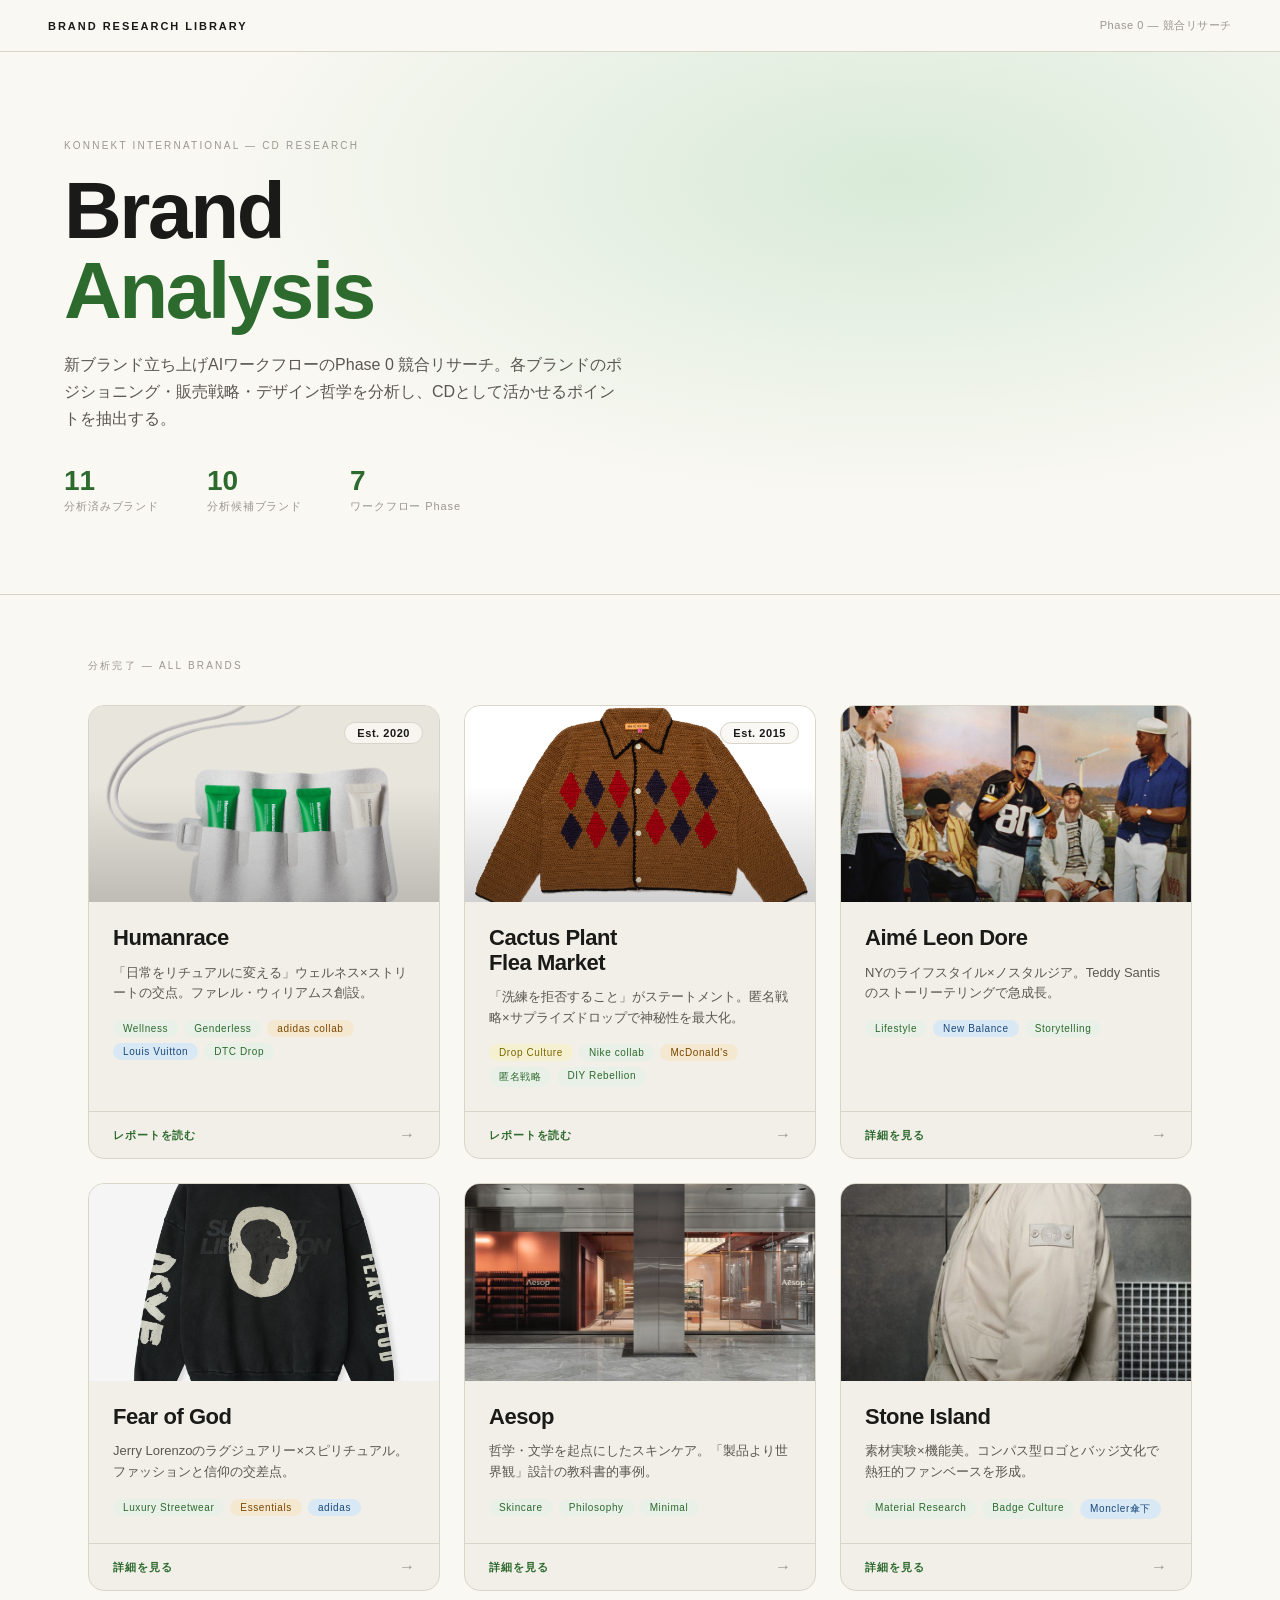
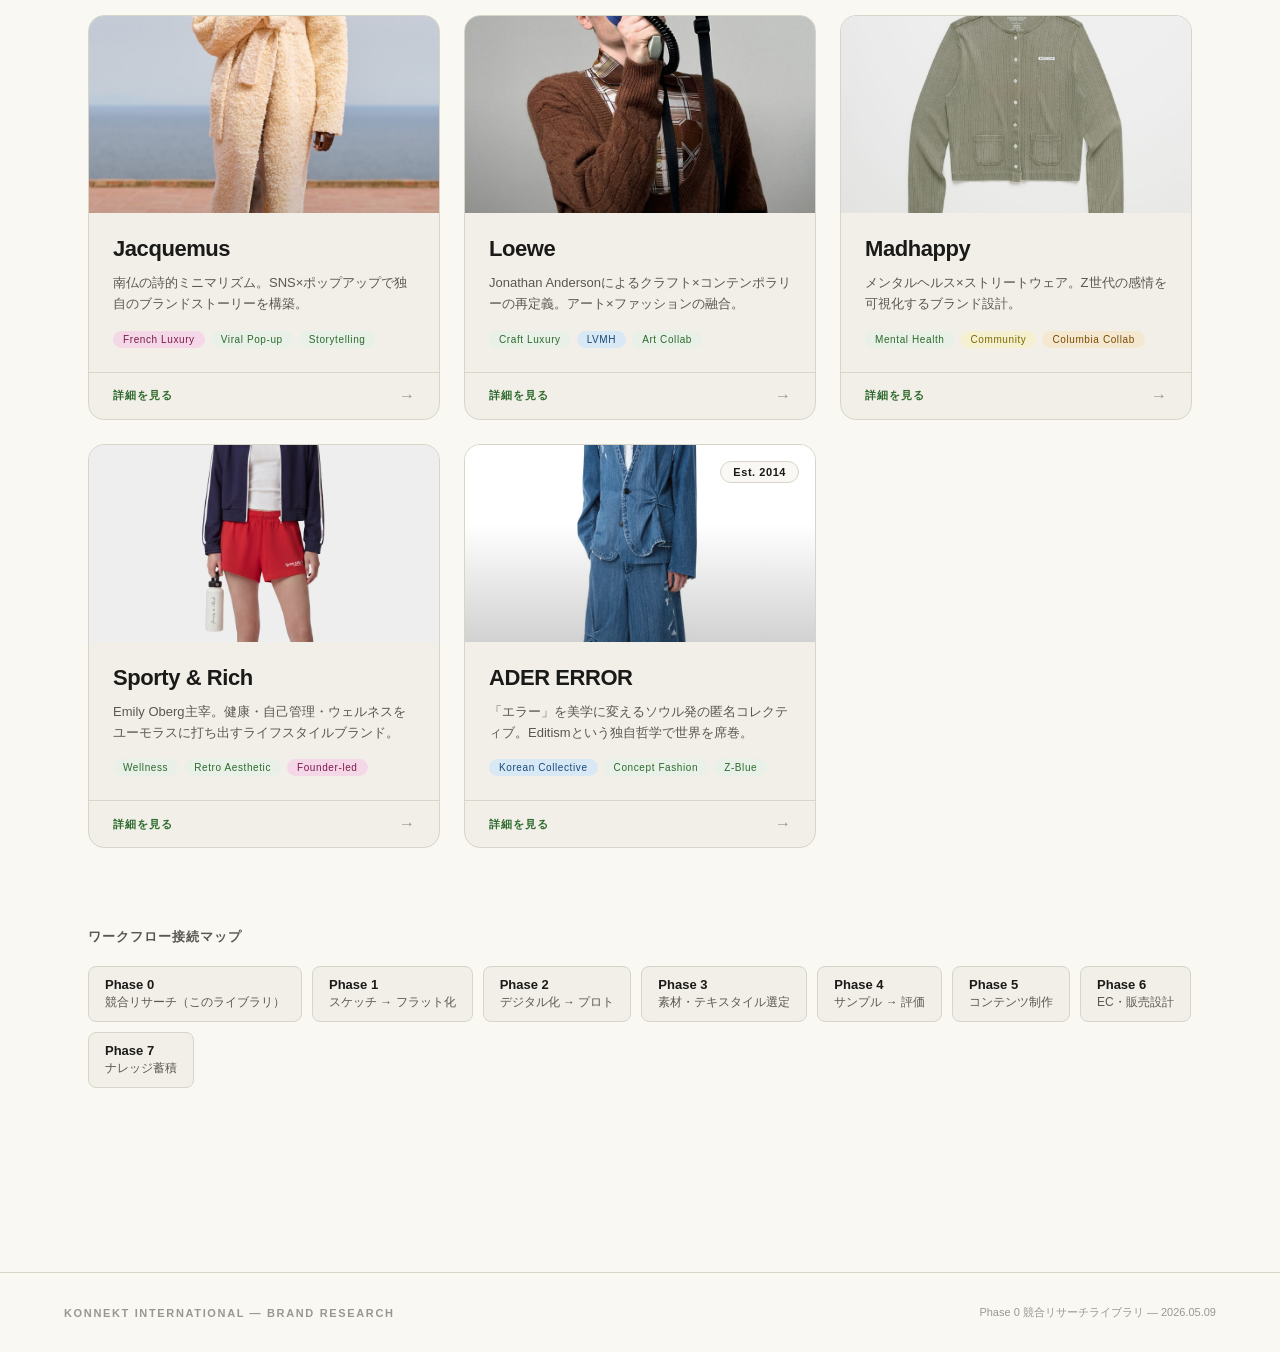
<file: index.html>
<!DOCTYPE html>
<html lang="ja">
<head>
<meta charset="UTF-8">
<meta name="viewport" content="width=device-width,initial-scale=1">
  <meta name="robots" content="noindex, nofollow">
<title>ブランド分析 — Brand Research Library</title>
<style>
:root {
  --bg: #faf8f3;
  --bg2: #f2efe8;
  --bg3: #e8e5dc;
  --border: #d8d4c8;
  --text: #1a1a18;
  --text-muted: #5a5752;
  --text-dim: #9a9790;
  --accent: #2d6a2d;
  --tag-bg: #e8f0e8;
  --tag-text: #2d6a2d;
}

* { margin: 0; padding: 0; box-sizing: border-box; }

body {
  background: var(--bg);
  color: var(--text);
  font-family: -apple-system, "Helvetica Neue", Arial, sans-serif;
  min-height: 100vh;
}

/* ── NAV ── */
nav {
  position: fixed;
  top: 0; left: 0; right: 0;
  z-index: 100;
  background: rgba(250,248,243,0.94);
  backdrop-filter: blur(12px);
  border-bottom: 1px solid var(--border);
  padding: 0 48px;
  height: 52px;
  display: flex;
  align-items: center;
  justify-content: space-between;
}
.nav-brand {
  font-size: 11px;
  font-weight: 700;
  letter-spacing: 0.18em;
  text-transform: uppercase;
  color: var(--text);
}
.nav-meta {
  font-size: 11px;
  color: var(--text-dim);
  letter-spacing: 0.05em;
}

/* ── HERO ── */
.hero {
  padding: 140px 64px 80px;
  background: radial-gradient(ellipse at 70% 30%, #d8ead8 0%, var(--bg) 55%);
  border-bottom: 1px solid var(--border);
}
.hero-eyebrow {
  font-size: 10px;
  letter-spacing: 0.22em;
  text-transform: uppercase;
  color: var(--text-dim);
  margin-bottom: 20px;
}
.hero h1 {
  font-size: clamp(40px, 7vw, 80px);
  font-weight: 800;
  line-height: 1.0;
  letter-spacing: -0.03em;
  margin-bottom: 20px;
}
.hero h1 span { color: var(--accent); }
.hero-sub {
  font-size: 16px;
  color: var(--text-muted);
  max-width: 560px;
  line-height: 1.7;
  margin-bottom: 32px;
}
.hero-stats {
  display: flex;
  gap: 48px;
}
.hero-stat-num {
  font-size: 28px;
  font-weight: 800;
  color: var(--accent);
}
.hero-stat-label {
  font-size: 11px;
  color: var(--text-dim);
  letter-spacing: 0.08em;
  margin-top: 2px;
}

/* ── MAIN ── */
main {
  max-width: 1200px;
  margin: 0 auto;
  padding: 64px 48px 120px;
}

.section-label {
  font-size: 10px;
  letter-spacing: 0.22em;
  text-transform: uppercase;
  color: var(--text-dim);
  margin-bottom: 32px;
}

/* ── GRID ── */
.brand-grid {
  display: grid;
  grid-template-columns: repeat(auto-fill, minmax(340px, 1fr));
  gap: 24px;
  margin-bottom: 80px;
}

/* ── BRAND CARD ── */
.brand-card {
  background: var(--bg2);
  border: 1px solid var(--border);
  border-radius: 16px;
  overflow: hidden;
  text-decoration: none;
  color: var(--text);
  display: flex;
  flex-direction: column;
  transition: transform 0.2s ease, box-shadow 0.2s ease, border-color 0.2s ease;
  cursor: pointer;
}
.brand-card:hover {
  transform: translateY(-4px);
  box-shadow: 0 16px 48px rgba(0,0,0,0.08);
  border-color: #c0bab0;
}

.card-thumb {
  width: 100%;
  aspect-ratio: 16/9;
  overflow: hidden;
  position: relative;
  background: var(--bg3);
}
.card-thumb img {
  width: 100%;
  height: 100%;
  object-fit: cover;
  object-position: center;
  transition: transform 0.4s ease;
}
.brand-card:hover .card-thumb img {
  transform: scale(1.04);
}
.card-thumb-overlay {
  position: absolute;
  inset: 0;
  background: linear-gradient(to bottom, transparent 40%, rgba(0,0,0,0.18) 100%);
}
.card-year-badge {
  position: absolute;
  top: 16px;
  right: 16px;
  background: rgba(250,248,243,0.88);
  backdrop-filter: blur(8px);
  border: 1px solid var(--border);
  border-radius: 20px;
  padding: 4px 12px;
  font-size: 11px;
  font-weight: 600;
  color: var(--text);
  letter-spacing: 0.05em;
}

.card-body {
  padding: 24px;
  flex: 1;
  display: flex;
  flex-direction: column;
  gap: 12px;
}
.card-brand-name {
  font-size: 22px;
  font-weight: 800;
  letter-spacing: -0.02em;
  line-height: 1.1;
}
.card-tagline {
  font-size: 13px;
  color: var(--text-muted);
  line-height: 1.6;
}
.card-tags {
  display: flex;
  flex-wrap: wrap;
  gap: 6px;
  margin-top: 4px;
}
.card-tag {
  font-size: 10px;
  letter-spacing: 0.06em;
  padding: 3px 10px;
  border-radius: 20px;
  background: var(--tag-bg);
  color: var(--tag-text);
  font-weight: 500;
}
.card-tag.yellow { background: #f5f0d0; color: #7a6800; }
.card-tag.orange { background: #f5e8d0; color: #7a4800; }
.card-tag.blue   { background: #d8e8f5; color: #1a4a7a; }
.card-tag.pink   { background: #f5d8e8; color: #7a1a4a; }

.card-footer {
  border-top: 1px solid var(--border);
  padding: 14px 24px;
  display: flex;
  align-items: center;
  justify-content: space-between;
}
.card-cta {
  font-size: 11px;
  font-weight: 600;
  letter-spacing: 0.08em;
  color: var(--accent);
  text-transform: uppercase;
}
.card-arrow {
  font-size: 16px;
  color: var(--text-dim);
  transition: transform 0.2s ease;
}
.brand-card:hover .card-arrow { transform: translateX(4px); }

/* ── COMING SOON CARD ── */
.brand-card.coming-soon {
  opacity: 0.55;
  cursor: default;
  pointer-events: none;
}
.card-thumb.empty {
  display: flex;
  align-items: center;
  justify-content: center;
}
.card-thumb-icon {
  font-size: 48px;
  opacity: 0.3;
}
.card-soon-badge {
  position: absolute;
  top: 16px;
  left: 16px;
  background: var(--bg3);
  border: 1px solid var(--border);
  border-radius: 20px;
  padding: 4px 12px;
  font-size: 10px;
  letter-spacing: 0.1em;
  color: var(--text-dim);
  text-transform: uppercase;
}

/* ── AXIS LEGEND ── */
.axis-legend {
  background: var(--bg2);
  border: 1px solid var(--border);
  border-radius: 12px;
  padding: 28px 32px;
  margin-bottom: 64px;
}
.axis-legend h3 {
  font-size: 13px;
  font-weight: 700;
  letter-spacing: 0.08em;
  text-transform: uppercase;
  color: var(--text-muted);
  margin-bottom: 20px;
}
.axis-grid {
  display: grid;
  grid-template-columns: 1fr 1fr;
  gap: 24px;
}
.axis-item { display: flex; flex-direction: column; gap: 6px; }
.axis-label {
  font-size: 11px;
  color: var(--text-dim);
  letter-spacing: 0.08em;
  text-transform: uppercase;
}
.axis-bar {
  height: 4px;
  border-radius: 2px;
  background: linear-gradient(to right, var(--bg3), var(--accent));
}
.axis-ends {
  display: flex;
  justify-content: space-between;
  font-size: 11px;
  color: var(--text-muted);
}

/* ── PHASE MAP ── */
.phase-map {
  margin-bottom: 64px;
}
.phase-map h3 {
  font-size: 13px;
  font-weight: 700;
  letter-spacing: 0.08em;
  text-transform: uppercase;
  color: var(--text-muted);
  margin-bottom: 20px;
}
.phase-chips {
  display: flex;
  flex-wrap: wrap;
  gap: 10px;
}
.phase-chip {
  background: var(--bg2);
  border: 1px solid var(--border);
  border-radius: 8px;
  padding: 10px 16px;
  font-size: 12px;
  color: var(--text-muted);
}
.phase-chip strong { color: var(--text); font-size: 13px; display: block; margin-bottom: 2px; }

/* ── FOOTER ── */
footer {
  border-top: 1px solid var(--border);
  padding: 32px 64px;
  display: flex;
  justify-content: space-between;
  align-items: center;
}
.footer-brand { font-size: 11px; font-weight: 700; letter-spacing: 0.15em; text-transform: uppercase; color: var(--text-dim); }
.footer-meta { font-size: 11px; color: var(--text-dim); }

@media (max-width: 768px) {
  nav { padding: 0 20px; }
  .hero { padding: 100px 24px 60px; }
  main { padding: 48px 24px 80px; }
  .brand-grid { grid-template-columns: 1fr; }
  .hero-stats { gap: 24px; }
  footer { flex-direction: column; gap: 12px; padding: 24px; }
}
</style>
<link rel="stylesheet" href="brand-analysis-mobile.css?v=2">
</head>
<body>

<nav>
  <span class="nav-brand">Brand Research Library</span>
  <span class="nav-meta">Phase 0 — 競合リサーチ</span>
</nav>

<div class="hero">
  <p class="hero-eyebrow">KONNEKT INTERNATIONAL — CD Research</p>
  <h1>Brand<br><span>Analysis</span></h1>
  <p class="hero-sub">新ブランド立ち上げAIワークフローのPhase 0 競合リサーチ。各ブランドのポジショニング・販売戦略・デザイン哲学を分析し、CDとして活かせるポイントを抽出する。</p>
  <div class="hero-stats">
    <div>
      <div class="hero-stat-num">11</div>
      <div class="hero-stat-label">分析済みブランド</div>
    </div>
    <div>
      <div class="hero-stat-num">10</div>
      <div class="hero-stat-label">分析候補ブランド</div>
    </div>
    <div>
      <div class="hero-stat-num">7</div>
      <div class="hero-stat-label">ワークフロー Phase</div>
    </div>
  </div>
</div>

<main>

  <!-- ── ALL BRANDS ── -->
  <p class="section-label">分析完了 — All Brands</p>
  <div class="brand-grid">

    <!-- Humanrace -->
    <a class="brand-card" href="humanrace-brand-analysis.html">
      <div class="card-thumb">
        <img src="brand-images/hr-skincare-kit.png" alt="Humanrace">
        <div class="card-thumb-overlay"></div>
        <span class="card-year-badge">Est. 2020</span>
      </div>
      <div class="card-body">
        <div class="card-brand-name">Humanrace</div>
        <div class="card-tagline">「日常をリチュアルに変える」ウェルネス×ストリートの交点。ファレル・ウィリアムス創設。</div>
        <div class="card-tags">
          <span class="card-tag">Wellness</span>
          <span class="card-tag">Genderless</span>
          <span class="card-tag orange">adidas collab</span>
          <span class="card-tag blue">Louis Vuitton</span>
          <span class="card-tag">DTC Drop</span>
        </div>
      </div>
      <div class="card-footer">
        <span class="card-cta">レポートを読む</span>
        <span class="card-arrow">→</span>
      </div>
    </a>

    <!-- CPFM -->
    <a class="brand-card" href="cpfm-brand-analysis.html">
      <div class="card-thumb">
        <img src="brand-images/cpfm-cardigan.jpg" alt="CPFM">
        <div class="card-thumb-overlay"></div>
        <span class="card-year-badge">Est. 2015</span>
      </div>
      <div class="card-body">
        <div class="card-brand-name">Cactus Plant<br>Flea Market</div>
        <div class="card-tagline">「洗練を拒否すること」がステートメント。匿名戦略×サプライズドロップで神秘性を最大化。</div>
        <div class="card-tags">
          <span class="card-tag yellow">Drop Culture</span>
          <span class="card-tag">Nike collab</span>
          <span class="card-tag orange">McDonald's</span>
          <span class="card-tag">匿名戦略</span>
          <span class="card-tag">DIY Rebellion</span>
        </div>
      </div>
      <div class="card-footer">
        <span class="card-cta">レポートを読む</span>
        <span class="card-arrow">→</span>
      </div>
    </a>


    <a class="brand-card" href="ald-brand-analysis.html">
      <div class="card-thumb">
        <img src="brand-images/ald-06.jpg" alt="Aimé Leon Dore"
             onerror="this.parentElement.innerHTML='<span style=font-size:48px;display:flex;align-items:center;justify-content:center;height:100%>🧘</span>'">
        <div class="card-thumb-overlay"></div>
      </div>
      <div class="card-body">
        <div class="card-brand-name">Aimé Leon Dore</div>
        <div class="card-tagline">NYのライフスタイル×ノスタルジア。Teddy Santisのストーリーテリングで急成長。</div>
        <div class="card-tags">
          <span class="card-tag">Lifestyle</span>
          <span class="card-tag blue">New Balance</span>
          <span class="card-tag">Storytelling</span>
        </div>
      </div>
      <div class="card-footer"><span class="card-cta">詳細を見る</span><span class="card-arrow">→</span></div>
    </a>

    <a class="brand-card" href="fog-brand-analysis.html">
      <div class="card-thumb">
        <img src="brand-images/fog-hoodie.jpg" alt="Fear of God"
             onerror="this.parentElement.innerHTML='<span style=font-size:48px;display:flex;align-items:center;justify-content:center;height:100%>🌊</span>'">
      </div>
      <div class="card-body">
        <div class="card-brand-name">Fear of God</div>
        <div class="card-tagline">Jerry Lorenzoのラグジュアリー×スピリチュアル。ファッションと信仰の交差点。</div>
        <div class="card-tags">
          <span class="card-tag">Luxury Streetwear</span>
          <span class="card-tag orange">Essentials</span>
          <span class="card-tag blue">adidas</span>
        </div>
      </div>
      <div class="card-footer"><span class="card-cta">詳細を見る</span><span class="card-arrow">→</span></div>
    </a>

    <a class="brand-card" href="aesop-brand-analysis.html">
      <div class="card-thumb">
        <img src="brand-images/aesop-15.jpg" alt="Aesop"
             onerror="this.parentElement.innerHTML='<span style=font-size:48px;display:flex;align-items:center;justify-content:center;height:100%>🌿</span>'">
        <div class="card-thumb-overlay"></div>
      </div>
      <div class="card-body">
        <div class="card-brand-name">Aesop</div>
        <div class="card-tagline">哲学・文学を起点にしたスキンケア。「製品より世界観」設計の教科書的事例。</div>
        <div class="card-tags">
          <span class="card-tag">Skincare</span>
          <span class="card-tag">Philosophy</span>
          <span class="card-tag">Minimal</span>
        </div>
      </div>
      <div class="card-footer"><span class="card-cta">詳細を見る</span><span class="card-arrow">→</span></div>
    </a>

    <a class="brand-card" href="stoneisland-brand-analysis.html">
      <div class="card-thumb">
        <img src="brand-images/stoneisland-05.jpg" alt="Stone Island"
             onerror="this.parentElement.innerHTML='<span style=font-size:48px;display:flex;align-items:center;justify-content:center;height:100%>🏔️</span>'">
        <div class="card-thumb-overlay"></div>
      </div>
      <div class="card-body">
        <div class="card-brand-name">Stone Island</div>
        <div class="card-tagline">素材実験×機能美。コンパス型ロゴとバッジ文化で熱狂的ファンベースを形成。</div>
        <div class="card-tags">
          <span class="card-tag">Material Research</span>
          <span class="card-tag">Badge Culture</span>
          <span class="card-tag blue">Moncler傘下</span>
        </div>
      </div>
      <div class="card-footer"><span class="card-cta">詳細を見る</span><span class="card-arrow">→</span></div>
    </a>

    <a class="brand-card" href="jacquemus-brand-analysis.html">
      <div class="card-thumb">
        <img src="brand-images/jacquemus-06.jpg" alt="Jacquemus"
             onerror="this.parentElement.innerHTML='<span style=font-size:48px;display:flex;align-items:center;justify-content:center;height:100%>🎨</span>'">
        <div class="card-thumb-overlay"></div>
      </div>
      <div class="card-body">
        <div class="card-brand-name">Jacquemus</div>
        <div class="card-tagline">南仏の詩的ミニマリズム。SNS×ポップアップで独自のブランドストーリーを構築。</div>
        <div class="card-tags">
          <span class="card-tag pink">French Luxury</span>
          <span class="card-tag">Viral Pop-up</span>
          <span class="card-tag">Storytelling</span>
        </div>
      </div>
      <div class="card-footer"><span class="card-cta">詳細を見る</span><span class="card-arrow">→</span></div>
    </a>

    <a class="brand-card" href="loewe-brand-analysis.html">
      <div class="card-thumb">
        <img src="brand-images/loewe-09.jpg" alt="Loewe"
             onerror="this.parentElement.innerHTML='<span style=font-size:48px;display:flex;align-items:center;justify-content:center;height:100%>🦋</span>'">
        <div class="card-thumb-overlay"></div>
      </div>
      <div class="card-body">
        <div class="card-brand-name">Loewe</div>
        <div class="card-tagline">Jonathan Andersonによるクラフト×コンテンポラリーの再定義。アート×ファッションの融合。</div>
        <div class="card-tags">
          <span class="card-tag">Craft Luxury</span>
          <span class="card-tag blue">LVMH</span>
          <span class="card-tag">Art Collab</span>
        </div>
      </div>
      <div class="card-footer"><span class="card-cta">詳細を見る</span><span class="card-arrow">→</span></div>
    </a>

    <a class="brand-card" href="madhappy-brand-analysis.html">
      <div class="card-thumb">
        <img src="brand-images/mh-cardigan.jpg" alt="Madhappy"
             onerror="this.parentElement.innerHTML='<span style=font-size:48px;display:flex;align-items:center;justify-content:center;height:100%>⚡</span>'">
      </div>
      <div class="card-body">
        <div class="card-brand-name">Madhappy</div>
        <div class="card-tagline">メンタルヘルス×ストリートウェア。Z世代の感情を可視化するブランド設計。</div>
        <div class="card-tags">
          <span class="card-tag">Mental Health</span>
          <span class="card-tag yellow">Community</span>
          <span class="card-tag orange">Columbia Collab</span>
        </div>
      </div>
      <div class="card-footer"><span class="card-cta">詳細を見る</span><span class="card-arrow">→</span></div>
    </a>

    <a class="brand-card" href="sportyrich-brand-analysis.html">
      <div class="card-thumb">
        <img src="brand-images/sr-trackjacket.jpg" alt="Sporty &amp; Rich"
             onerror="this.parentElement.innerHTML='<span style=font-size:48px;display:flex;align-items:center;justify-content:center;height:100%>🪴</span>'">
      </div>
      <div class="card-body">
        <div class="card-brand-name">Sporty &amp; Rich</div>
        <div class="card-tagline">Emily Oberg主宰。健康・自己管理・ウェルネスをユーモラスに打ち出すライフスタイルブランド。</div>
        <div class="card-tags">
          <span class="card-tag">Wellness</span>
          <span class="card-tag">Retro Aesthetic</span>
          <span class="card-tag pink">Founder-led</span>
        </div>
      </div>
      <div class="card-footer"><span class="card-cta">詳細を見る</span><span class="card-arrow">→</span></div>
    </a>

    <!-- ADER ERROR -->
    <a class="brand-card" href="ader-error-brand-analysis.html">
      <div class="card-thumb">
        <img src="brand-images/ader-error-01.jpg"
             alt="ADER ERROR"
             style="width:100%;height:100%;object-fit:cover;"
             onerror="this.parentElement.innerHTML='<span style=font-size:48px;line-height:200px;display:block;text-align:center>🎭</span>'">
        <div class="card-thumb-overlay"></div>
        <span class="card-year-badge">Est. 2014</span>
      </div>
      <div class="card-body">
        <div class="card-brand-name">ADER ERROR</div>
        <div class="card-tagline">「エラー」を美学に変えるソウル発の匿名コレクティブ。Editismという独自哲学で世界を席巻。</div>
        <div class="card-tags">
          <span class="card-tag blue">Korean Collective</span>
          <span class="card-tag">Concept Fashion</span>
          <span class="card-tag">Z-Blue</span>
        </div>
      </div>
      <div class="card-footer"><span class="card-cta">詳細を見る</span><span class="card-arrow">→</span></div>
    </a>

  </div>

  <!-- ── PHASE MAP ── -->
  <div class="phase-map">
    <h3>ワークフロー接続マップ</h3>
    <div class="phase-chips">
      <div class="phase-chip"><strong>Phase 0</strong>競合リサーチ（このライブラリ）</div>
      <div class="phase-chip"><strong>Phase 1</strong>スケッチ → フラット化</div>
      <div class="phase-chip"><strong>Phase 2</strong>デジタル化 → プロト</div>
      <div class="phase-chip"><strong>Phase 3</strong>素材・テキスタイル選定</div>
      <div class="phase-chip"><strong>Phase 4</strong>サンプル → 評価</div>
      <div class="phase-chip"><strong>Phase 5</strong>コンテンツ制作</div>
      <div class="phase-chip"><strong>Phase 6</strong>EC・販売設計</div>
      <div class="phase-chip"><strong>Phase 7</strong>ナレッジ蓄積</div>
    </div>
  </div>

</main>

<footer>
  <span class="footer-brand">KONNEKT INTERNATIONAL — Brand Research</span>
  <span class="footer-meta">Phase 0 競合リサーチライブラリ — 2026.05.09</span>
</footer>

</body>
</html>
</file>
<file: brand-analysis-mobile.css>
/* ==========================================================================
   brand-analysis-mobile.css
   ブランド分析HTML（index.html + 個別ブランド分析）の共通モバイル最適化。
   既存の <style> ブロックの後ろで読み込んで上書きする想定（!important で強制）。
   ========================================================================== */

/* ── Mobile (≤768px) ── */
@media (max-width: 768px) {

  /* ── 共通：横スクロール防止 ── */
  html, body {
    overflow-x: hidden !important;
  }
  body {
    font-size: 14px !important;
  }

  /* ── NAV：高さ・余白を詰めて、不要リンクは隠す ── */
  nav {
    padding: 0 16px !important;
    height: 48px !important;
    gap: 12px !important;
  }
  nav .brand,
  .nav-brand {
    font-size: 12px !important;
  }
  /* 個別HTMLの目次アンカー（#overview等）はモバイル非表示。
     外部リンク（index.html = 一覧）は残す。 */
  nav a[href^="#"] {
    display: none !important;
  }
  nav .spacer {
    display: none !important;
  }
  /* 「← 一覧」ボタンを目立たせる */
  nav a[href="index.html"] {
    margin-left: auto !important;
    font-size: 12px !important;
    padding: 6px 14px !important;
  }
  /* 日付メタは長くてはみ出すのでモバイルでは非表示 */
  nav .date {
    display: none !important;
  }
  /* 一覧ページのメタ情報は表示維持（短いので問題なし） */
  .nav-meta {
    font-size: 10px !important;
  }

  /* ── HERO ── */
  .hero {
    padding: 88px 20px 56px !important;
    min-height: auto !important;
  }
  .hero h1,
  .hero-title {
    font-size: clamp(32px, 9vw, 56px) !important;
    line-height: 1.05 !important;
  }
  .hero-sub {
    font-size: 14px !important;
    line-height: 1.7 !important;
    margin-bottom: 28px !important;
  }
  .hero-eyebrow {
    font-size: 10px !important;
    margin-bottom: 14px !important;
  }
  .hero-bg-text {
    font-size: clamp(56px, 22vw, 120px) !important;
  }
  .hero-images {
    display: none !important;
  }
  .scroll-hint {
    display: none !important;
  }

  /* ── 一覧ページのヒーロー統計（3個並び→2列） ── */
  .hero-stats {
    flex-wrap: wrap !important;
    gap: 20px 32px !important;
  }
  .hero-stat-num {
    font-size: 24px !important;
  }

  /* ── SECTION 余白圧縮 ── */
  section,
  main {
    padding: 56px 20px !important;
  }
  h2 {
    font-size: 26px !important;
    margin-bottom: 28px !important;
  }
  h3 {
    font-size: 16px !important;
  }

  /* ── CARD GRID 全部1列に ── */
  .card-grid-2,
  .card-grid-3,
  .card-grid-4 {
    grid-template-columns: 1fr !important;
  }
  .card {
    padding: 22px !important;
  }
  .card .number {
    font-size: 32px !important;
  }

  /* ── IMAGE GRID 1列に ── */
  .img-grid-2,
  .img-grid-3 {
    grid-template-columns: 1fr !important;
  }

  /* ── ブランドカード一覧（index.html） ── */
  .brand-grid {
    grid-template-columns: 1fr !important;
    gap: 16px !important;
  }
  .card-body {
    padding: 20px !important;
  }
  .card-brand-name {
    font-size: 20px !important;
  }
  .card-tagline {
    font-size: 13px !important;
  }

  /* ── AXIS LEGEND（一覧ページ） ── */
  .axis-legend {
    padding: 20px !important;
  }
  .axis-grid {
    grid-template-columns: 1fr !important;
    gap: 16px !important;
  }

  /* ── PHASE MAP（一覧ページ） ── */
  .phase-chip {
    padding: 8px 12px !important;
    font-size: 11px !important;
  }

  /* ── STAT ROW（個別ページ：4列→2列） ── */
  .stat-row {
    grid-template-columns: repeat(2, 1fr) !important;
    gap: 12px !important;
    margin-bottom: 28px !important;
  }
  .stat-item {
    padding: 18px 12px !important;
  }
  .stat-num {
    font-size: 26px !important;
  }
  .stat-label {
    font-size: 10px !important;
  }

  /* ── INSIGHT CARD（フェーズバッジ＋本文の2カラムを1列に） ── */
  .insight-card {
    grid-template-columns: 1fr !important;
    padding: 20px !important;
    gap: 14px !important;
  }
  .insight-content p {
    font-size: 13px !important;
  }

  /* ── SALES FLOW（横並び→縦） ── */
  .sales-flow {
    flex-direction: column !important;
    gap: 12px !important;
  }
  .sales-step {
    border-radius: 12px !important;
    padding: 18px 16px !important;
  }
  .sales-step:first-child,
  .sales-step:last-child {
    border-radius: 12px !important;
  }
  .sales-step:not(:last-child):after {
    content: '↓' !important;
    right: auto !important;
    left: 50% !important;
    top: auto !important;
    bottom: -14px !important;
    transform: translateX(-50%) !important;
  }

  /* ── TIMELINE 余白詰め ── */
  .timeline {
    padding-left: 24px !important;
  }
  .timeline-item {
    margin-bottom: 24px !important;
  }

  /* ── TABLE 横スクロール対応 ── */
  table {
    display: block !important;
    overflow-x: auto !important;
    white-space: nowrap !important;
    -webkit-overflow-scrolling: touch !important;
  }
  th, td {
    padding: 10px 12px !important;
    font-size: 13px !important;
  }

  /* ── CHART（ポジショニングマップ） ── */
  .chart-wrapper {
    padding: 20px 12px !important;
    border-radius: 14px !important;
  }
  .chart-container {
    height: 360px !important;
  }
  /* 縦書きラベルはモバイルでは横位置に変える */
  .axis-left,
  .axis-right {
    font-size: 9px !important;
  }

  /* ── QUOTE ── */
  .quote-block {
    padding: 16px 20px !important;
    margin: 24px 0 !important;
  }
  .quote-block blockquote {
    font-size: 15px !important;
  }

  /* ── FOOTER ── */
  footer {
    padding: 40px 20px !important;
    flex-direction: column !important;
    gap: 12px !important;
    align-items: flex-start !important;
  }
  .footer-meta {
    font-size: 11px !important;
    margin-top: 28px !important;
  }
  .ref-list a {
    font-size: 12px !important;
    word-break: break-all !important;
  }

  /* ── HERO IMG CARD（ページ内に並ぶサムネ系を縮小） ── */
  .hero-img-card {
    width: 100% !important;
    height: auto !important;
    aspect-ratio: 16/10 !important;
  }
}

/* ── Tablet (769px〜1024px) 微調整 ── */
@media (min-width: 769px) and (max-width: 1024px) {
  .card-grid-4 {
    grid-template-columns: repeat(2, 1fr) !important;
  }
  .stat-row {
    grid-template-columns: repeat(4, 1fr) !important;
  }
}
</file>
